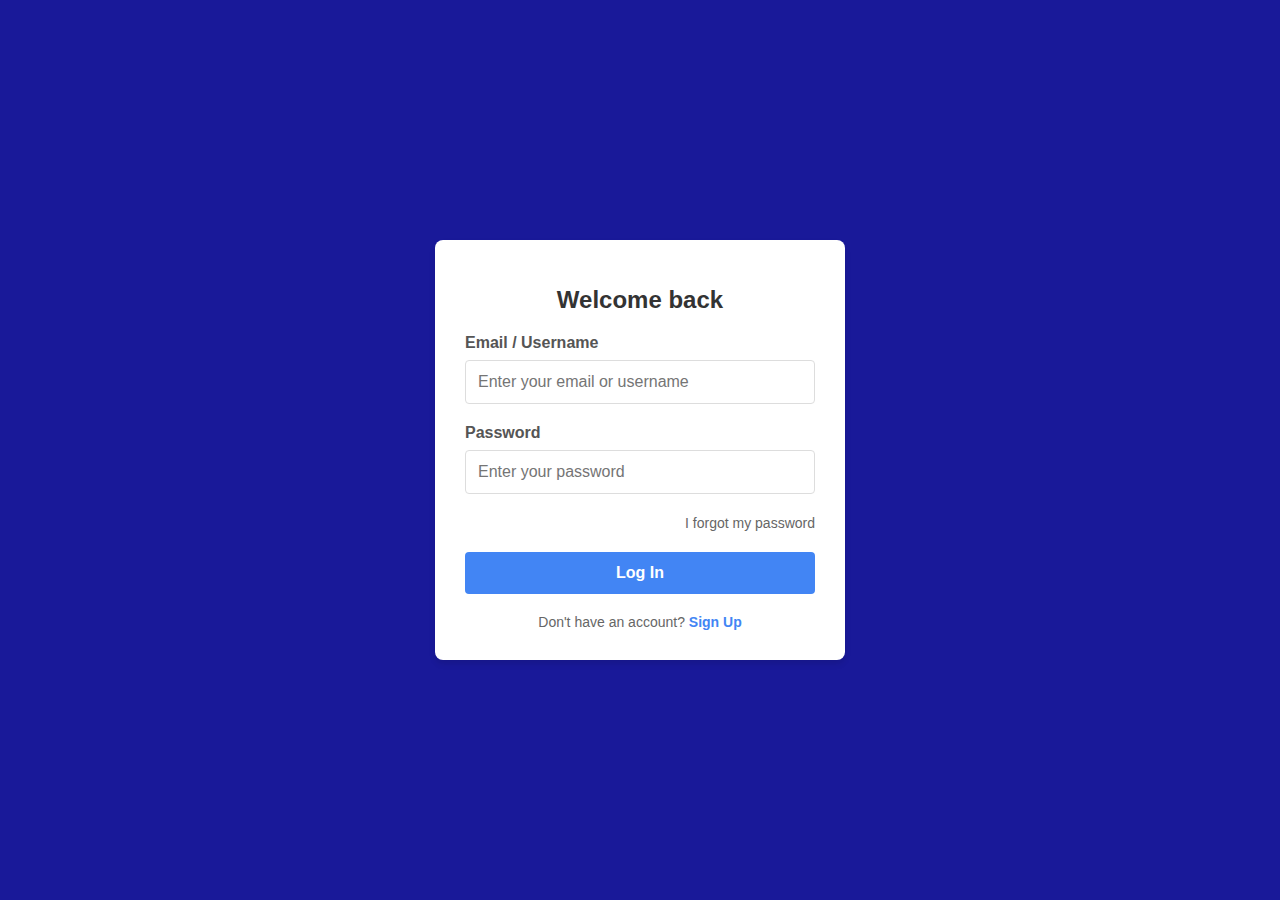
<file: tradingbroker/page login .html>
<!DOCTYPE html>
<html lang="en">
<head>
    <meta charset="UTF-8">
    <meta name="viewport" content="width=device-width, initial-scale=1.0">
    <title>Login Page</title>
    <style>
        body {
            font-family: Arial, sans-serif;
            background-color: #191999;
            display: flex;
            justify-content: center;
            align-items: center;
            height: 100vh;
            margin: 0;
             
        }
        
        .login-container {
            background-color: white;
            padding: 30px;
            border-radius: 8px;
            box-shadow: 0 4px 6px rgba(0, 0, 0, 0.1);
            width: 350px;
            text-align: center;
        }
        
        h1 {
            margin-bottom: 20px;
            color: #333;
            font-size: 24px;
        }
        
        .input-group {
            margin-bottom: 20px;
            text-align: left;
        }
        
        label {
            display: block;
            margin-bottom: 8px;
            font-weight: bold;
            color: #555;
        }
        
        input {
            width: 100%;
            padding: 12px;
            border: 1px solid #ddd;
            border-radius: 4px;
            box-sizing: border-box;
            font-size: 16px;
        }
        
        .forgot-password {
            text-align: right;
            margin-bottom: 20px;
        }
        
        .forgot-password a {
            color: #666;
            text-decoration: none;
            font-size: 14px;
        }
        
        .forgot-password a:hover {
            text-decoration: underline;
        }
        
        .login-button {
            width: 100%;
            padding: 12px;
            background-color: #4285f4;
            color: white;
            border: none;
            border-radius: 4px;
            font-size: 16px;
            font-weight: bold;
            cursor: pointer;
            margin-bottom: 20px;
        }
        
        .login-button:hover {
            background-color: #3367d6;
        }
        
        .signup-link {
            color: #666;
            font-size: 14px;
        }
        
        .signup-link a {
            color: #4285f4;
            text-decoration: none;
            font-weight: bold;
        }
        
        .signup-link a:hover {
            text-decoration: underline;
        }
    </style>
</head>
<body>
    
    <form action="index.php" method="post">
    <div class="login-container">
        <h1>Welcome back</h1>
        
        <div class="input-group">
            <label for="email">Email / Username</label>
            <input type="text" id="email" placeholder="Enter your email or username">
        </div>
        
        <div class="input-group">
            <label for="password">Password</label>
            <input type="password" id="password" placeholder="Enter your password">
        </div>
        
        <div class="forgot-password">
            <a href="#">I forgot my password</a>
        </div>
        
        <button class="login-button">Log In</button>
        
        <div class="signup-link">
            Don't have an account? <a href="#">Sign Up</a>
        </form>
        </div>
    </div>
</body>
</html>
</file>
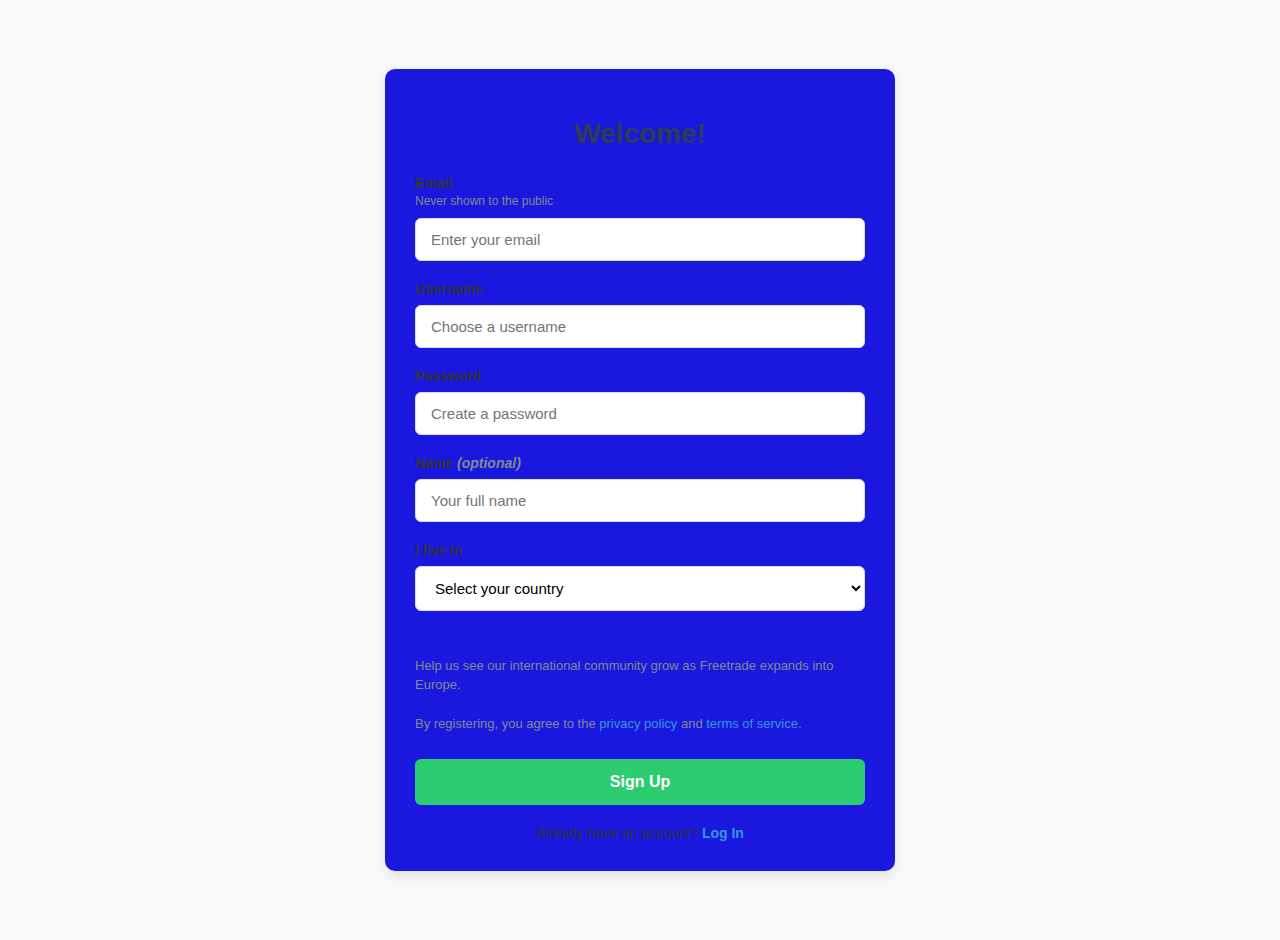
<file: tradingbroker/page signup .html>
<!DOCTYPE html>
<html lang="en">
<head>
    <meta charset="UTF-8">
    <meta name="viewport" content="width=device-width, initial-scale=1.0">
    <title>Sign Up Page</title>
    <style>
        body {
            font-family: 'Arial', sans-serif;
            background-color: #f8f9fa;
            display: flex;
            justify-content: center;
            align-items: center;
            min-height: 100vh;
            margin: 0;
            padding: 20px;
            color: #333;
        }
        
        .signup-container {
            background-color: rgb(26, 23, 223);
            padding: 30px;
            border-radius: 10px;
            box-shadow: 0 4px 12px rgba(0, 0, 0, 0.1);
            width: 100%;
            max-width: 450px;
        }
        
        h1 {
            margin-bottom: 25px;
            color: #2c3e50;
            font-size: 28px;
            text-align: center;
        }
        
        .input-group {
            margin-bottom: 20px;
        }
        
        label {
            display: block;
            margin-bottom: 8px;
            font-weight: 600;
            font-size: 14px;
        }
        
        .subtext {
            font-size: 12px;
            color: #7f8c8d;
            margin-top: -5px;
            margin-bottom: 10px;
            display: block;
        }
        
        input {
            width: 100%;
            padding: 12px 15px;
            border: 1px solid #ddd;
            border-radius: 6px;
            box-sizing: border-box;
            font-size: 15px;
            transition: border-color 0.3s;
        }
        
        input:focus {
            border-color: #3498db;
            outline: none;
        }
        
        select {
            width: 100%;
            padding: 12px 15px;
            border: 1px solid #ddd;
            border-radius: 6px;
            background-color: white;
            font-size: 15px;
            margin-bottom: 20px;
        }
        
        .terms {
            font-size: 13px;
            color: #7f8c8d;
            margin: 25px 0;
            line-height: 1.5;
        }
        
        .terms a {
            color: #3498db;
            text-decoration: none;
        }
        
        .terms a:hover {
            text-decoration: underline;
        }
        
        .signup-button {
            width: 100%;
            padding: 14px;
            background-color: #2ecc71;
            color: white;
            border: none;
            border-radius: 6px;
            font-size: 16px;
            font-weight: 600;
            cursor: pointer;
            transition: background-color 0.3s;
        }
        
        .signup-button:hover {
            background-color: #27ae60;
        }
        
        .login-link {
            text-align: center;
            margin-top: 20px;
            font-size: 14px;
        }
        
        .login-link a {
            color: #3498db;
            text-decoration: none;
            font-weight: 600;
        }
        
        .login-link a:hover {
            text-decoration: underline;
        }
        
        .optional {
            color: #7f8c8d;
            font-style: italic;
        }
    </style>
</head>
<body>
    <div class="signup-container">
        <h1>Welcome!</h1>
        
        <div class="input-group">
            <label for="email">Email</label>
            <span class="subtext">Never shown to the public</span>
            <input type="email" id="email" placeholder="Enter your email">
        </div>
        
        <div class="input-group">
            <label for="username">Username</label>
            <input type="text" id="username" placeholder="Choose a username">
        </div>
        
        <div class="input-group">
            <label for="password">Password</label>
            <input type="password" id="password" placeholder="Create a password">
        </div>
        
        <div class="input-group">
            <label for="name">Name <span class="optional">(optional)</span></label>
            <input type="text" id="name" placeholder="Your full name">
        </div>
        
        <div class="input-group">
            <label for="country">I live in</label>
            <select id="country">
                <option value="" disabled selected>Select your country</option>
                <option value="UK">United Kingdom</option>
                <option value="DE">Germany</option>
                <option value="FR">France</option>
                <option value="ES">Spain</option>
                <option value="IT">Italy</option>
                <option value="NL">Netherlands</option>
            </select>
        </div>
        
        <p class="terms">
            Help us see our international community grow as Freetrade expands into Europe.<br><br>
            By registering, you agree to the <a href="#">privacy policy</a> and <a href="#">terms of service</a>.
        </p>
        
        <button class="signup-button">Sign Up</button>
        
        <div class="login-link">
            Already have an account? <a href="#">Log In</a>
        </div>
    </div>
</body>
</html>
</file>
